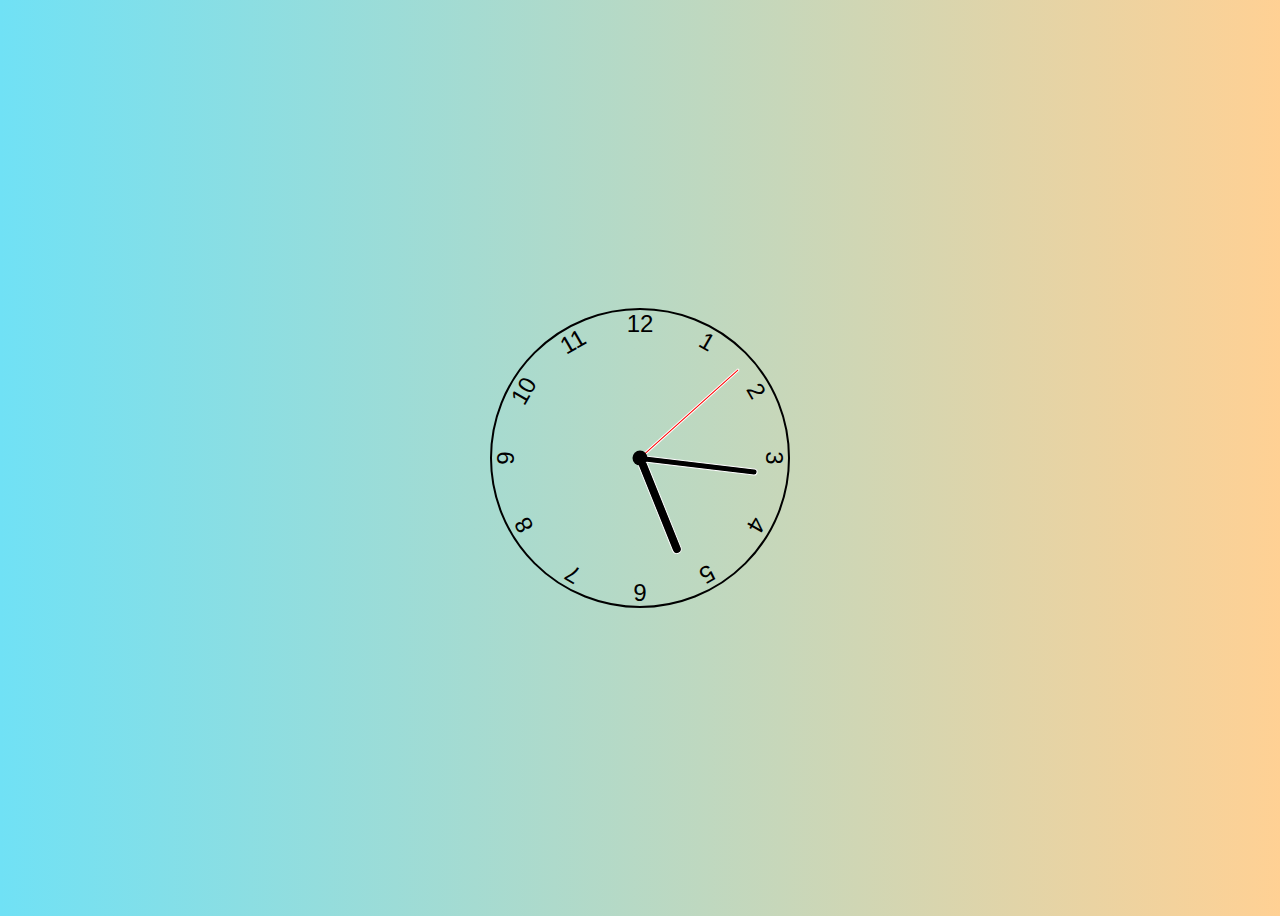
<file: Analog Clock Tutorial/index.html>
<!DOCTYPE html>
<html lang="en">
<head>
    <meta charset="UTF-8">
    <meta name ="viewport" content = "width=device-width,initial-scale=1.0">
    <meta http-equix = "X-UA=Compatible" content = "ie=edge">
    <link href="styles.css" rel="stylesheet">
    <script defer src="script.js"></script>
    <title>Clock</title>
</head>
<body>
  <div class="clock">
    <div class="hand hour" data-hour-hand></div>
    <div class="hand minute" data-minute-hand></div>
    <div class="hand second" data-second-hand></div>
    <div class="number number1">1</div>
    <div class="number number2">2</div>
    <div class="number number3">3</div>
    <div class="number number4">4</div>
    <div class="number number5">5</div>
    <div class="number number6">6</div>
    <div class="number number7">7</div>
    <div class="number number8">8</div>
    <div class="number number9">9</div>
    <div class="number number10">10</div>
    <div class="number number11">11</div>
    <div class="number number12">12</div>
  </div>
</body>
</html>
</file>
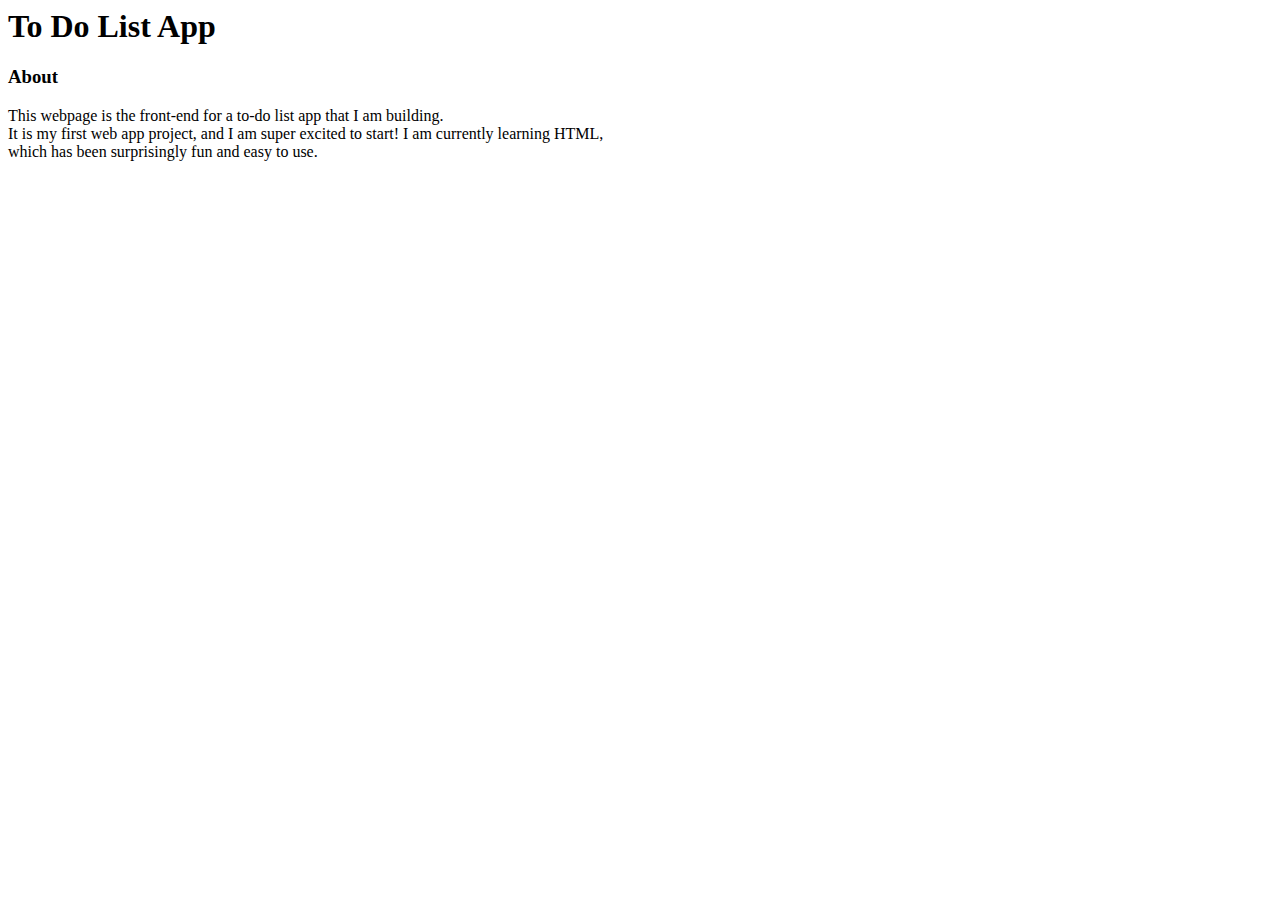
<file: First Web Page.html>
<html>

<h1>To Do List App</h1>
  <h3>About</h3>
    <p>This webpage is the front-end for a to-do list app that I am building.<br>
       It is my first web app project, and I am super excited to start! I am currently learning HTML,<br>
       which has been surprisingly fun and easy to use.
    </p>
</file>
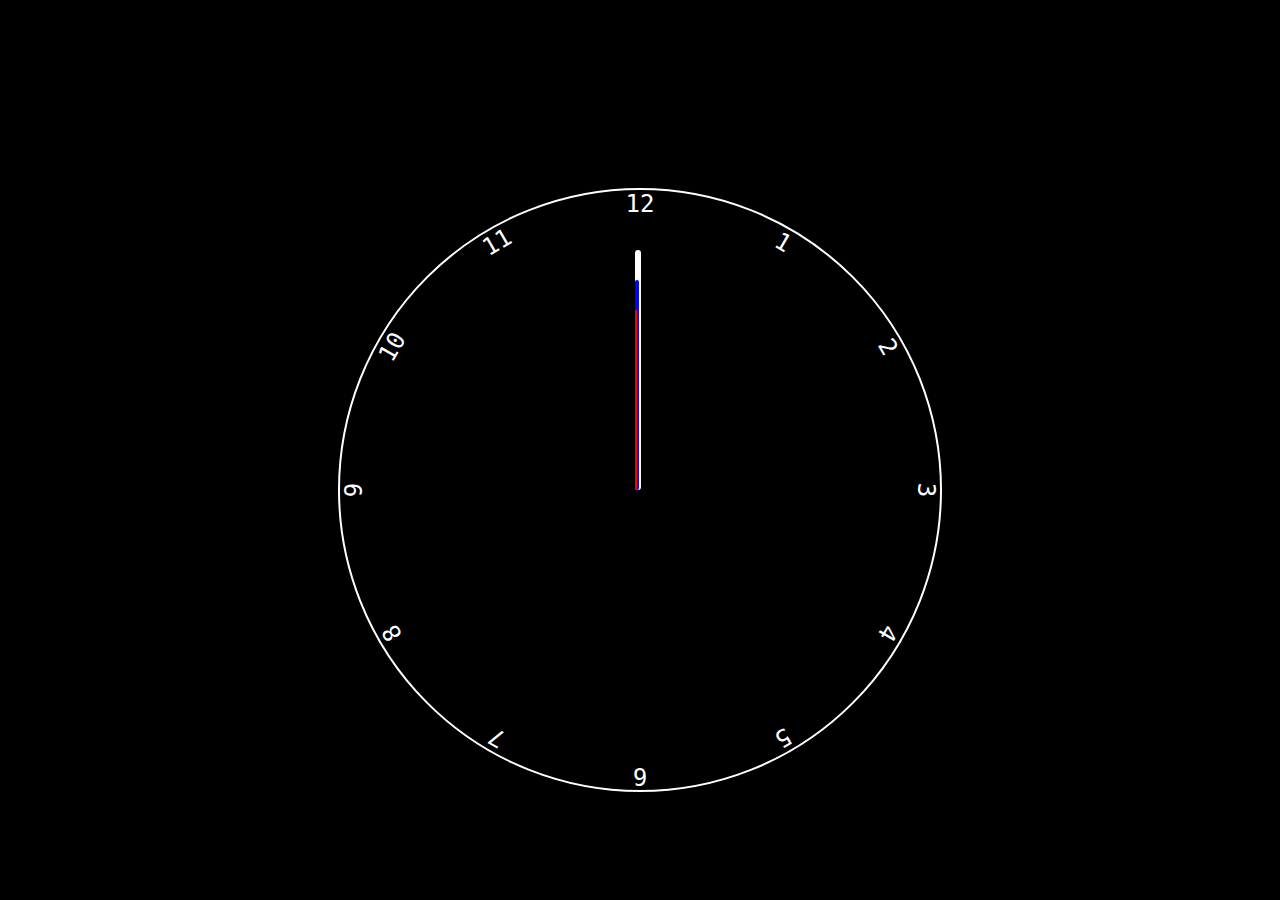
<file: Clock/analog.html>
<!DOCTYPE html>
<html>
  <head>
    <link href="analog.css" rel="stylesheet">
    <script defer src="analog.js"></script>
  </head>
  <body>
  <div class="clock">
    <div class="hand" hour-hand-data></div>
    <div class="hand minute" minute-hand-data></div>
    <div class="hand second" second-hand-data></div>
    <div class="number number1">1</div>
    <div class="number number2">2</div>
    <div class="number number3">3</div>
    <div class="number number4">4</div>
    <div class="number number5">5</div>
    <div class="number number6">6</div>
    <div class="number number7">7</div>
    <div class="number number8">8</div>
    <div class="number number9">9</div>
    <div class="number number10">10</div>
    <div class="number number11">11</div>
    <div class="number number12">12</div>
  </body>
</html>
</file>
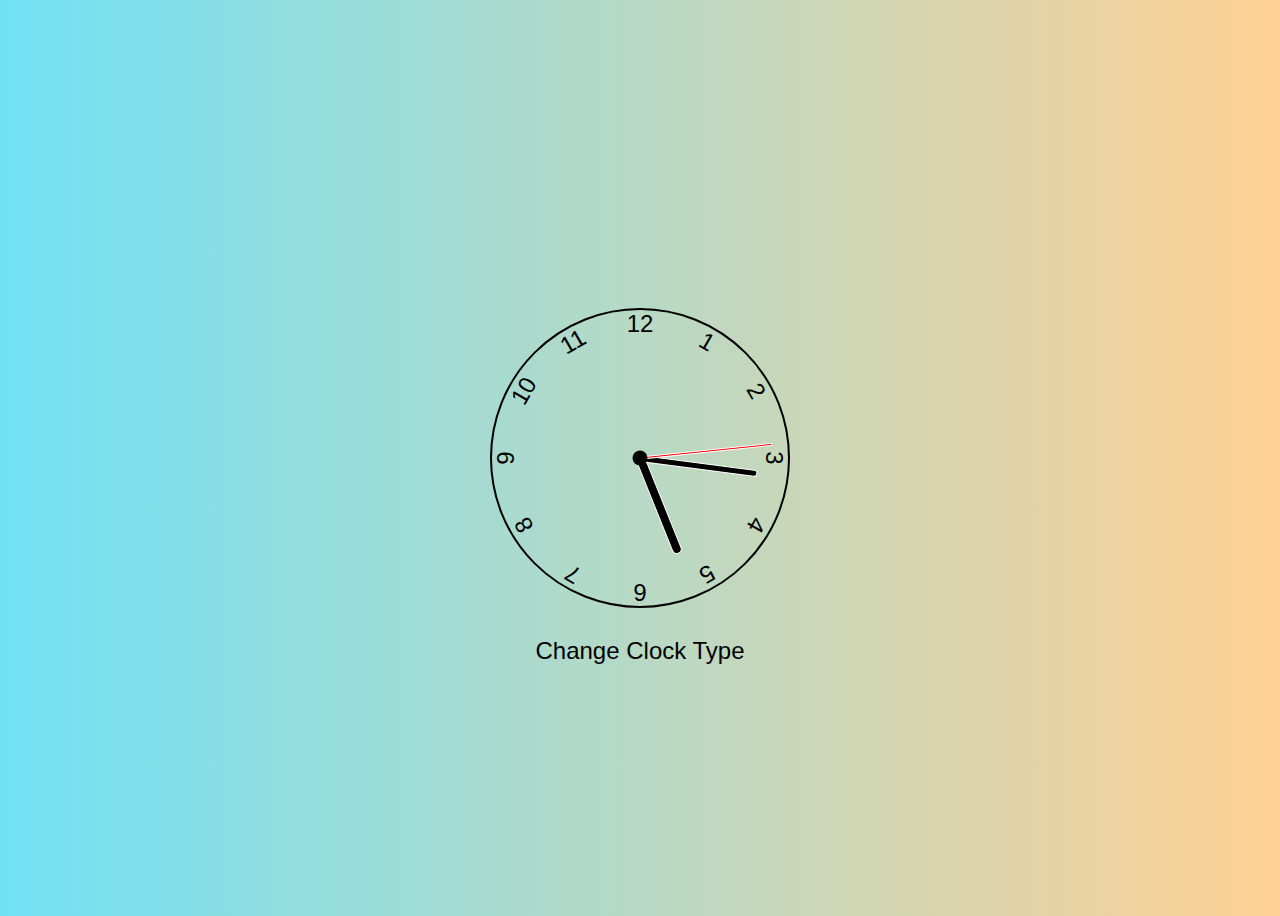
<file: Digital Clock Tutorial/analog.html>
<!DOCTYPE html>
<html lang="en">
<head>
    <meta charset="UTF-8">
    <meta name ="viewport" content = "width=device-width,initial-scale=1.0">
    <meta http-equix = "X-UA=Compatible" content = "ie=edge">
    <link href="analog styles.css" rel="stylesheet">
    <script defer src="analog script.js"></script>
    <title>Clock</title>
</head>
<body>
  <div class="clock">
    <div class="hand hour" data-hour-hand></div>
    <div class="hand minute" data-minute-hand></div>
    <div class="hand second" data-second-hand></div>
    <div class="number number1">1</div>
    <div class="number number2">2</div>
    <div class="number number3">3</div>
    <div class="number number4">4</div>
    <div class="number number5">5</div>
    <div class="number number6">6</div>
    <div class="number number7">7</div>
    <div class="number number8">8</div>
    <div class="number number9">9</div>
    <div class="number number10">10</div>
    <div class="number number11">11</div>
    <div class="number number12">12</div>
    <input type="button" value="Change Clock Type" onclick="change_page()" class = "button"/>
  </div>
</body>
</html>
</file>
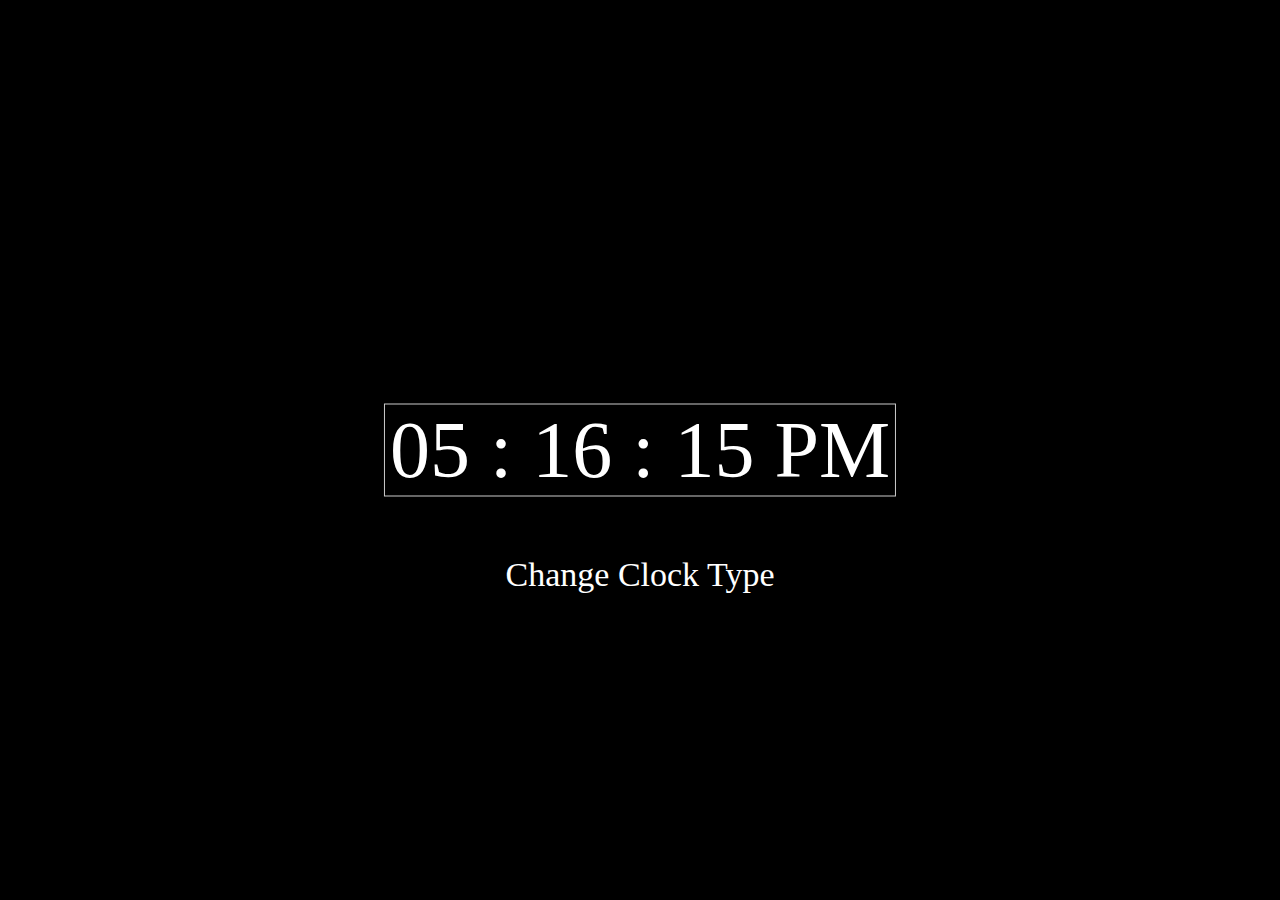
<file: Digital Clock Tutorial/digital.html>
<!DOCTYPE html>
<html>
  <head>
    <link href="digital styles.css" rel="stylesheet">
    <script defer src="digital script.js"></script>
    <title>JS - Digital Clock</title>
  </head>
  <body>
      <div id="MyClockDisplay" class = "clock"></div>
      <input type="button" value="Change Clock Type" onclick="change_page()" class = "button"/>
  </body>
</html>
</file>
<file: Analog Clock Tutorial/styles.css>
*, *::after, *::before {
  box-sizing: border-box;
  font-family: Gotham Rounded, sans-serif;
}

body {
  background: linear-gradient(to right, hsl(189,87%,70%), hsl(34,100%,79%));
  display: flex;
  justify-content: center;
  align-items: center;
  min-height: 100vh;
  overflow: hidden;
}

.clock {
  width: 300px;
  height: 300px;
  background-color: linear-gradient(to right, hsl(34,100%,79%), hsl(189,87%,70%));
  border-radius: 50%;
  border: 2px solid black;
  position: relative;
}

.clock .number {
  --rotation: 0;
  position: absolute;
  width: 100%;
  height: 100%;
  text-align: center;
  transform: rotate(var(--rotation));
  font-size: 1.5rem;
}

.clock .number1 { --rotation: 30deg; }
.clock .number2 { --rotation: 60deg; }
.clock .number3 { --rotation: 90deg; }
.clock .number4 { --rotation: 120deg; }
.clock .number5 { --rotation: 150deg; }
.clock .number6 { --rotation: 180deg; }
.clock .number7 { --rotation: 210deg; }
.clock .number8 { --rotation: 240deg; }
.clock .number9 { --rotation: 270deg; }
.clock .number10 { --rotation: 300deg; }
.clock .number11 { --rotation: 330deg; }

.clock .hand {
  --rotation: 0;
  position: absolute;
  bottom: 50%;
  left: 50%;
  border: 1px solid white;
  border-top-left-radius: 10px;
  border-top-right-radius: 10px;
  transform-origin: bottom;
  z-index: 10;
  transform: translateX(-50%) rotate(calc(var(--rotation) * 1deg));
}

.clock::after {
  content: '';
  position: absolute;
  background-color: black;
  z-index: 11;
  width: 15px;
  height: 15px;
  top: 50%;
  left: 50%;
  transform: translate(-50%, -50%);
  border-radius: 50%;
}

.clock .hand.second {
  width: 3px;
  height: 45%;
  background-color: red;
}

.clock .hand.minute {
  width: 7px;
  height: 40%;
  background-color: black;
}

.clock .hand.hour {
  width: 10px;
  height: 35%;
  background-color: black;
}
</file>
<file: Clock/analog.css>
body {
  background-color: black;
  font-size: 10px;
  font-family: fantasy, monospace;
  color: white;
  justify-content: center;
  align-items: center;
  display: flex;
}

.clock {
  border: 2px solid white;
  border-radius: 90%;
  width: 600px;
  height: 600px;
  position: relative;
  transform: translateY(20vh);
  border-bottom: 50%;

}

.clock .number{
  --rotation: 0;
  position: absolute;
  width: 100%;
  height: 100%;
  text-align: center;
  transform: rotate(var(--rotation));
  font-size: 1.5rem;
}



.clock .number1{--rotation: 30deg;}
.clock .number2{--rotation: 60deg;}
.clock .number3{--rotation: 90deg;}
.clock .number4{--rotation: 120deg;}
.clock .number5{--rotation: 150deg;}
.clock .number6{--rotation: 180deg;}
.clock .number7{--rotation: 210deg;}
.clock .number8{--rotation: 240deg;}
.clock .number9{--rotation: 270deg;}
.clock .number10{--rotation: 300deg;}
.clock .number11{--rotation: 330deg;}

.clock .hand {
  --left: 6px;
  --radius: 6px;
  --height: 40%;
  --rotation: 0;
  --yVal: 60;
  position: absolute;
  border-left: var(--left) solid white;
  border-radius: var(--radius);
  height: var(--height);
  transform: translate(295px, calc(var(--yVal) * 1px)) rotate(calc(var(--rotation) * 1deg));
}
.clock .hand.minute {--left: 4px; --radius: 4px; --height: 35%; --yVal: 90; border-color: blue;}
.clock .hand.second {--left: 2px; --radius: 2px; --height: 30%; --yVal: 120; border-color: red;}
</file>
<file: Digital Clock Tutorial/analog styles.css>
*, *::after, *::before {
  box-sizing: border-box;
  font-family: Gotham Rounded, sans-serif;
}

body {
  background: linear-gradient(to right, hsl(189,87%,70%), hsl(34,100%,79%));
  display: flex;
  justify-content: center;
  align-items: center;
  min-height: 100vh;
  overflow: hidden;
}

.clock {
  width: 300px;
  height: 300px;
  background-color: linear-gradient(to right, hsl(34,100%,79%), hsl(189,87%,70%));
  border-radius: 50%;
  border: 2px solid black;
  position: relative;
}

.clock .number {
  --rotation: 0;
  position: absolute;
  width: 100%;
  height: 100%;
  text-align: center;
  transform: rotate(var(--rotation));
  font-size: 1.5rem;
}

.clock .number1 { --rotation: 30deg; }
.clock .number2 { --rotation: 60deg; }
.clock .number3 { --rotation: 90deg; }
.clock .number4 { --rotation: 120deg; }
.clock .number5 { --rotation: 150deg; }
.clock .number6 { --rotation: 180deg; }
.clock .number7 { --rotation: 210deg; }
.clock .number8 { --rotation: 240deg; }
.clock .number9 { --rotation: 270deg; }
.clock .number10 { --rotation: 300deg; }
.clock .number11 { --rotation: 330deg; }

.clock .hand {
  --rotation: 0;
  position: absolute;
  bottom: 50%;
  left: 50%;
  border: 1px solid white;
  border-top-left-radius: 10px;
  border-top-right-radius: 10px;
  transform-origin: bottom;
  z-index: 10;
  transform: translateX(-50%) rotate(calc(var(--rotation) * 1deg));
}

.clock::after {
  content: '';
  position: absolute;
  background-color: black;
  z-index: 11;
  width: 15px;
  height: 15px;
  top: 50%;
  left: 50%;
  transform: translate(-50%, -50%);
  border-radius: 50%;
}

.clock .hand.second {
  width: 3px;
  height: 45%;
  background-color: red;
}

.clock .hand.minute {
  width: 7px;
  height: 40%;
  background-color: black;
}

.clock .hand.hour {
  width: 10px;
  height: 35%;
  background-color: black;
}

.button {
  position: absolute;
  top: 50%;
  left: 50%;
  transform: translateX(-50%) translateY(640%);
  font-size: 24px;
  background-color: inherit;
  font-family: "Gotham-Rounded", sans-serif;
  border: 1px;
  padding: 0px 1px 0px 1px;

}
</file>
<file: Digital Clock Tutorial/digital styles.css>
body {
  background: #000
}
.clock {
  position: absolute;
  top: 50%;
  left: 50%;
  transform: translateX(-50%) translateY(-50%);
  color: #fff;
  font-size: 80px;
  border: 1px solid #ccc;
  padding: 0px 5px 0px 5px;

}

.button {
  position: absolute;
  top: 50%;
  left: 50%;
  transform: translateX(-50%) translateY(280%);
  color: #fff;
  background: #000;
  font-size: 34px;
  font-family: serif;
  border: 1px;
  padding: 0px 1px 0px 1px;

}
</file>
